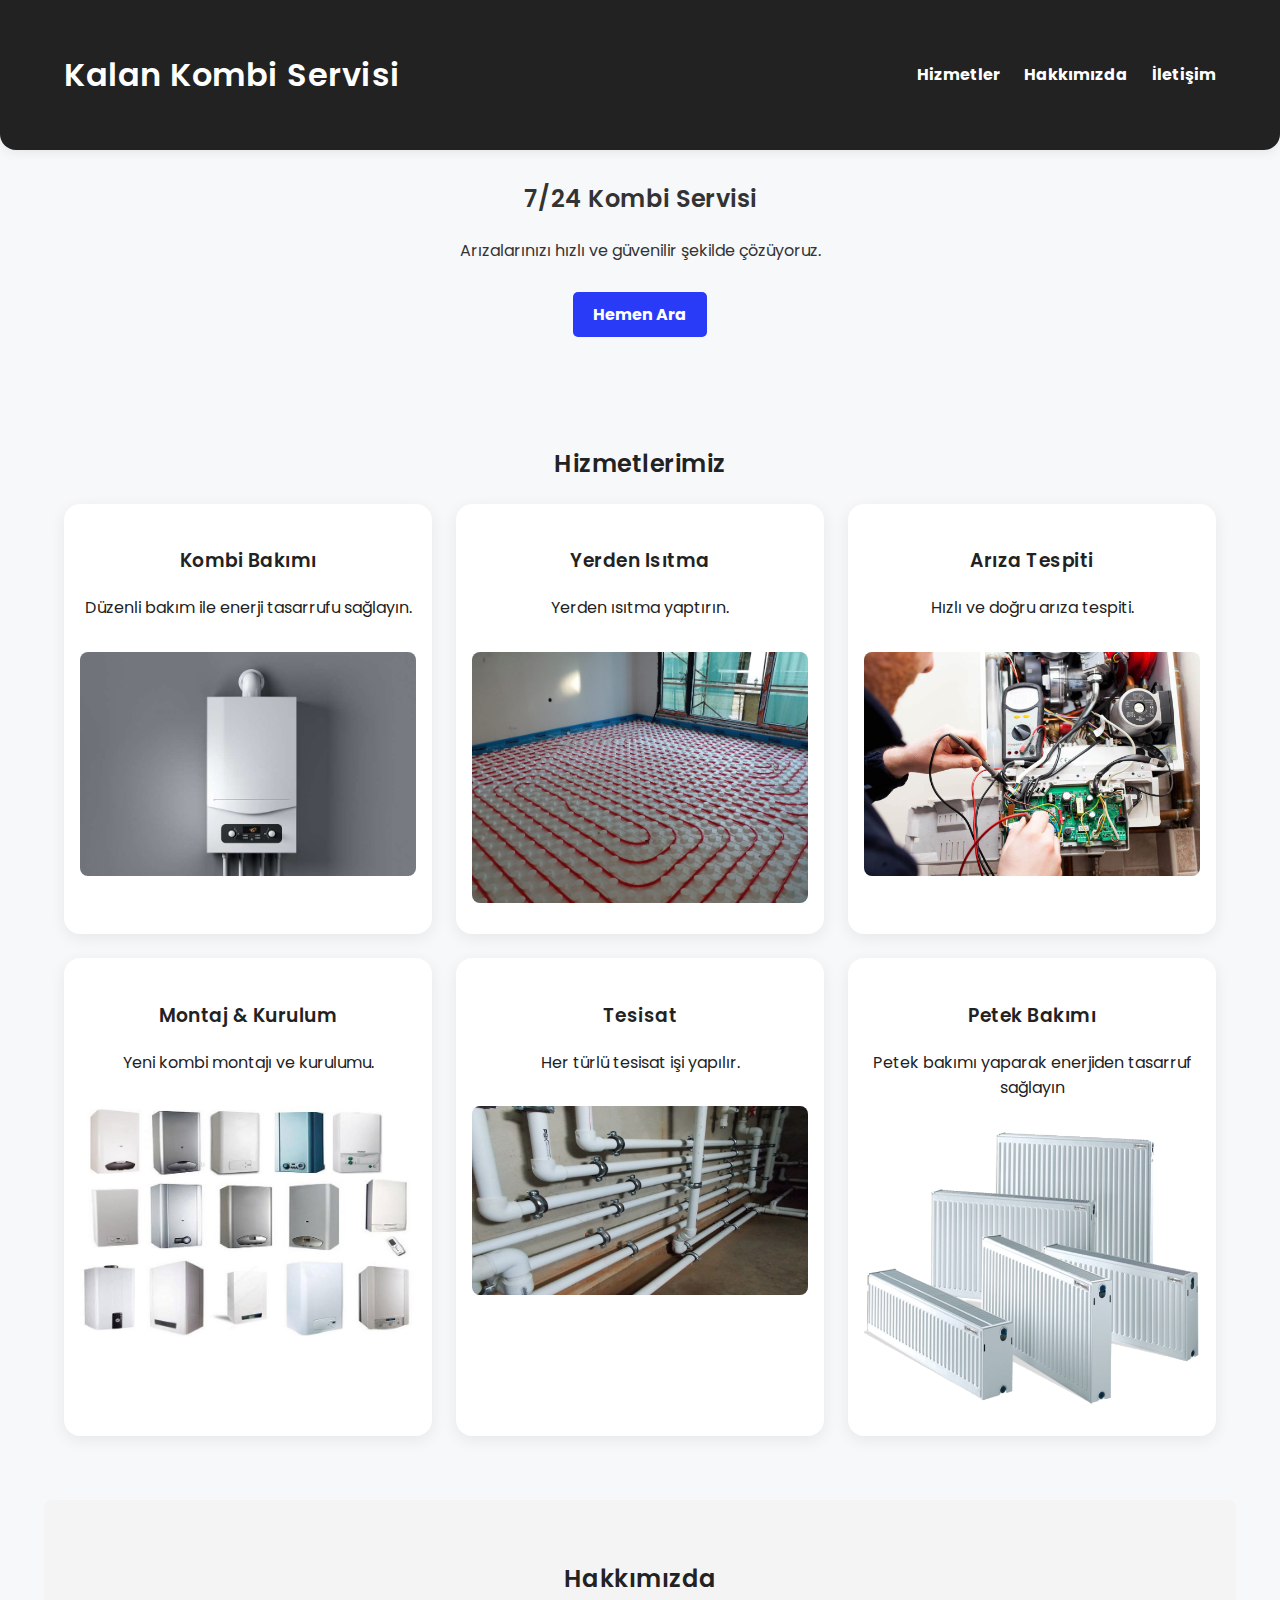
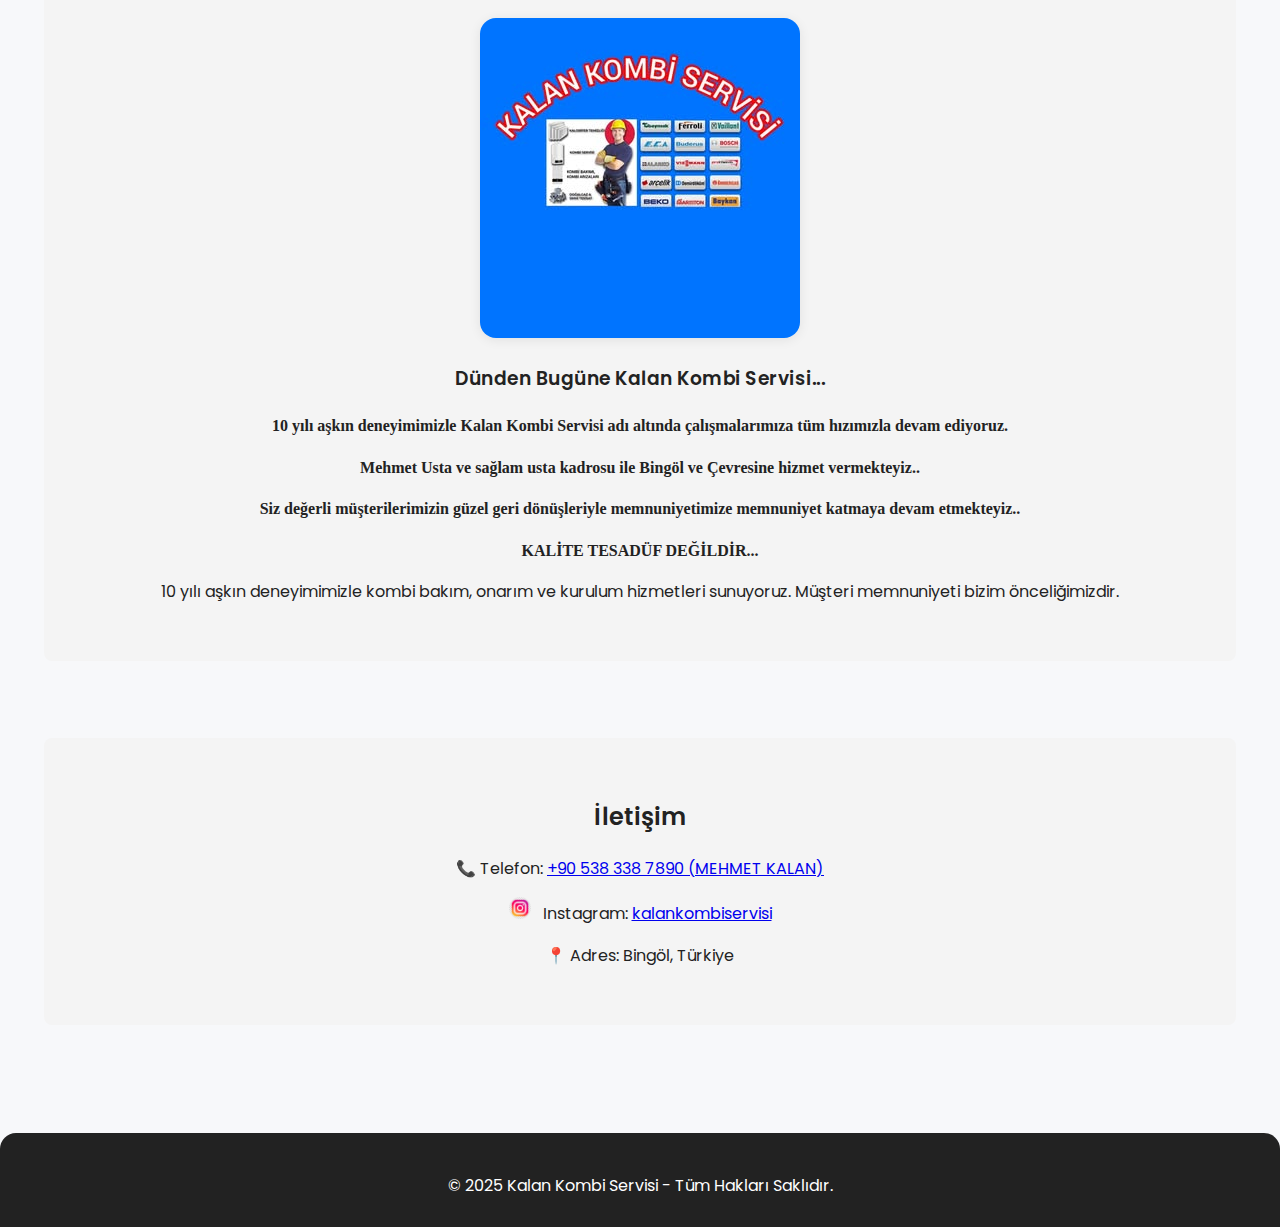
<file: index.html>
<!DOCTYPE html>
<html lang="tr">
<head>
  <meta name="google-site-verification" content="46SLwcFqSA3g5-K7Hv6ejazGjYN9tqOySEv1-VNK-Oc" />
  <meta charset="UTF-8">
  <meta name="viewport" content="width=device-width, initial-scale=1.0">
   <meta name="viewport" content="width=device-width, initial-scale=1.0">
  <title>Kalan Kombi Servisi - Profesyonel Kombi Tamir ve Bakım</title>
  <meta name="description" content="Kalan Kombi Servisi olarak profesyonel kombi bakım, onarım ve tamir hizmetleri sunuyoruz. Hızlı servis ve uygun fiyat garantisiyle.">
  <meta name="keywords" content="kombi servisi, kombi tamiri, kombi bakımı, kombi arıza, kombi teknik servis, kalankombi">
  <meta name="author" content="Kalan Kombi Servisi">
  <title>Kalan Kombi Servisi</title>
  <link rel="stylesheet" href="style.css">
  <link href="https://fonts.googleapis.com/css2?family=Poppins:wght@400;600&display=swap" rel="stylesheet">
    
</head>
<body>
  <!-- Üst Menü -->
  <header>
    <div class="container header-container">
      <h1  >Kalan Kombi Servisi</h1>
      <button class="menu-toggle" aria-label="Menüyü Aç/Kapat">&#9776;</button>
      <nav>
        <a href="#hizmetler">Hizmetler</a>
        <a href="#hakkimizda">Hakkımızda</a>
        <a href="#iletisim">İletişim</a>
      </nav>
    </div>
  </header>

  <!-- Ana Banner -->
  <section class="hero">
    <div class="hero-text">
      <h2>7/24 Kombi Servisi</h2>
      <p>Arızalarınızı hızlı ve güvenilir şekilde çözüyoruz.</p>
      <a href="#iletisim" class="btn">Hemen Ara</a>
    </div>
  </section>

  <!-- Hizmetler -->
  <section id="hizmetler" class="services container">
    <h2 style="text-align: center;">Hizmetlerimiz</h2>
    <div class="cards-row">
      <div class="card">
        <h3>Kombi Bakımı</h3>
        <p>Düzenli bakım ile enerji tasarrufu sağlayın.</p>
        <img src="kombi.jpg" class="img-fluid" alt="Kombi Bakımı">
      </div>
      <div class="card">
        <h3>Yerden Isıtma</h3>
        <p>Yerden ısıtma yaptırın.</p>
        <img src="yerden ısıtma.jpg" class="img-fluid" alt="Yerden Isıtma">
      </div>
      <div class="card">
        <h3>Arıza Tespiti</h3>
        <p>Hızlı ve doğru arıza tespiti.</p>
        <img src="kombiarıza.jpg" class="img-fluid" alt="Arıza Tespiti">
      </div>
    </div>
    <div class="cards-row">
      <div class="card">
        <h3>Montaj & Kurulum</h3>
        <p>Yeni kombi montajı ve kurulumu.</p>
        <img src="kombi2.jpg" class="img-fluid" alt="Montaj & Kurulum">
      </div>
      <div class="card">
        <h3>Tesisat</h3>
        <p>Her türlü tesisat işi yapılır.</p>
        <img src="tesisat.jpg" class="img-fluid" alt="Tesisat">
      </div>
       <div class="card">
        <h3>Petek Bakımı</h3>
        <p>Petek bakımı yaparak enerjiden tasarruf sağlayın</p>
        <img src="petek.jpg" class="img-fluid" alt="Tesisat">
      </div>
    </div>
  </section>

  <!-- Hakkımızda -->
  <section id="hakkimizda" class="about container">
    <h2>Hakkımızda</h2>
     <div class="row blog" data-aos="fade-up">

                                    <div class="col-lg-6">
                        <img src="395579279_310122028398918_6397246690190039972_n.jpg" class="img-fluid"
                             alt="Hakkımızda">
                    </div>
                    
                <div class="col-lg-6 pt-4 pt-lg-0 content entry-content">
                                            <h3>Dünden Bugüne Kalan Kombi Servisi...</h3>
                    
                    <p class="fst-italic">
                        <p><span style="font-size:16px"><span style="font-family:Times New Roman,Times,serif"><strong>10 yılı aşkın deneyimimizle Kalan Kombi Servisi adı altında çalışmalarımıza tüm hızımızla devam ediyoruz.</strong></span></span></p>

<p><span style="font-size:16px"><span style="font-family:Times New Roman,Times,serif"><strong>Mehmet Usta ve sağlam usta kadrosu ile Bingöl ve Çevresine hizmet vermekteyiz..</strong></span></span></p>

<p><span style="font-size:16px"><span style="font-family:Times New Roman,Times,serif"><strong>Siz değerli müşterilerimizin güzel geri dönüşleriyle memnuniyetimize memnuniyet katmaya devam etmekteyiz..</strong></span></span></p>

<p style="text-align:center"><span style="font-size:16px"><span style="font-family:Times New Roman,Times,serif"><strong>KALİTE TESADÜF DEĞİLDİR...</strong></span></span></p>                    </p>

                </div>


            </div>

    <p>10 yılı aşkın deneyimimizle kombi bakım, onarım ve kurulum hizmetleri sunuyoruz. 
       Müşteri memnuniyeti bizim önceliğimizdir.</p>
  </section>
<br><br><br>
  <!-- İletişim -->
  <section id="iletisim" class="contact container">
    <h2>İletişim</h2>
    <p>📞 Telefon: <a href="tel:+905383387890">+90 538 338 7890 (MEHMET KALAN) </a></p>
    <p><img src="instagram-vector-logo-icon-social-media-logotype_901408-392.jpg" class="img-fluid" style="width: 22px; margin-right: 8px;;">      Instagram:  <a href=" https://instagram.com/kalankombiservisi" >kalankombiservisi</a></p>
    <p>📍 Adres: Bingöl, Türkiye</p>
  </section>
    <br><br><br>
  <!-- Footer -->
  <footer>
    <p>© 2025 Kalan Kombi Servisi - Tüm Hakları Saklıdır.</p>
  </footer>
  <script>
  const menuToggle = document.querySelector('.menu-toggle');
  const nav = document.querySelector('nav');
  menuToggle.addEventListener('click', (e) => {
    e.stopPropagation();
    nav.classList.toggle('active');
  });

  // Menü açıkken menü dışına tıklanınca menüyü kapat
  document.addEventListener('click', (e) => {
    if (nav.classList.contains('active') && !nav.contains(e.target) && e.target !== menuToggle) {
      nav.classList.remove('active');
    }
  });

  // Menüdeki linklere tıklanınca menüyü kapat
  nav.querySelectorAll('a').forEach(link => {
    link.addEventListener('click', () => {
      nav.classList.remove('active');
    });
  });
</script>
</body>
</html>
</file>
<file: style.css>
body {
  font-family: Arial, sans-serif;
  margin: 0;
  line-height: 1.6;
  color: #333;
}

header {
  background: #333;
  color: #fff;
  padding: 5px 0;
}

header .container {
  display: flex;
  justify-content: space-between;
  align-items: center;
  width: 90%;
  margin: auto;
  height: 60px;
}

header nav a {
  color: #fff;
  margin-left: 20px;
  text-decoration: none;
  font-weight: bold;
}

.hero {
  
  color: #333;
  text-align: center;
  padding: 10px 20px 0px 20px;
}

.hero .btn {
  background: #2a3bf7;
  color: white;
  padding: 10px 20px;
  text-decoration: none;
  font-weight: bold;
  border-radius: 5px;
}

.container {
  width: 90%;
  margin: auto;
  padding: 40px 0;
}

.services .cards {
  display: flex;
  gap: 20px;
  margin-top: 20px;
}

.card {
  flex: 1;
  background: #f4f4f4;
  padding: 20px;
  border-radius: 8px;
  text-align: center;
}

.card img {
  max-width: 100%;
  height: auto;
  border-radius: 8px;
  margin-top: 15px;
}   

footer {
  background: #333;
  color: white;
  text-align: center;
  padding: 15px 0;
}

#hakkimizda {
  background: #f4f4f4;
  padding: 40px 20px;
  text-align: center;
   border-radius: 8px;
}
#iletisim {
  background: #f4f4f4;
  padding: 40px 20px;
  text-align: center;
   border-radius: 8px;
}

.menu-toggle{
    padding-top: 12px;
}

    body {
    font-family: 'Poppins', Arial, sans-serif;
    background: #f7f8fa;
    color: #222;
  }
  h1, h2, h3 {
    font-weight: 600;
    letter-spacing: 0.5px;
  }
    /* 3 üstte, 2 altta kart dizilimi için */
.cards-row {
  display: flex;
  justify-content: center;
  gap: 24px; /* Kartlar arası boşluk */
  margin-bottom: 24px;
}
.card {
  background: #fff;
  border-radius: 16px;
  box-shadow: 0 4px 16px rgba(0,0,0,0.07);
  transition: transform 0.2s, box-shadow 0.2s;
  padding: 24px 16px;
  text-align: center;
}

/* Menü toggle butonu başlangıçta gizli */
.menu-toggle {
  display: none;
  font-size: 2rem;
  background: none;
  border: none;
  cursor: pointer;
  margin-left: auto;
  color: #fff; /* <-- Rengi beyaz yapıldı */
}

/* Header arka planı koyu ise buton görünür olur */
header {
  background: #222;
  color: #fff;
  box-shadow: 0 2px 12px rgba(0,0,0,0.08);
  border-radius: 0 0 16px 16px;
}

.header-container {
  display: flex;
  align-items: center;
  justify-content: space-between;
  position: relative;
}

/* Mobilde menü */
@media (max-width: 768px) {
  .menu-toggle {
    display: block;
    position: absolute;
    right: 16px;
    top: 50%;
    transform: translateY(-50%);
    z-index: 10001;
    color: #fff; /* Mobilde de beyaz */
  }
  nav {
    display: none;
    flex-direction: column;
    width: 100vw;
    background: #fff;
    position: absolute;
    top: 60px;
    left: 0;
    z-index: 9999;
    box-shadow: 0 2px 8px rgba(0,0,0,0.1);
    padding: 16px 0;
    border-radius: 0 0 16px 16px;
  }
  nav.active {
    display: flex;
  }
  nav a {
    padding: 16px 24px;
    font-size: 1.2rem;
    border-bottom: 1px solid #eee;
    color: #222 !important;      /* <-- Renk zorunlu kılındı */
    background: #fff !important; /* <-- Arka plan zorunlu kılındı */
    text-align: left;
    text-decoration: none;
    display: block;
  }
  nav a:last-child {
    border-bottom: none;
  }
  .header-container {
    flex-direction: row;
    align-items: center;
    gap: 0;
  }
  .cards-row {
    flex-direction: column;
    gap: 16px;
    align-items: center;
  }
  .card {
    max-width: 95%;
    min-width: unset;
  }
  .container {
    padding-left: 8px;
    padding-right: 8px;
  }
  header .header-container {
    flex-direction: column;
    align-items: flex-start;
    gap: 8px;
  }
  .hero-text h2 {
    font-size: 1.5rem;
  }
}
.btn {
  background: #007bff;
  color: #fff;
  padding: 12px 32px;
  border-radius: 24px;
  border: none;
  font-weight: 600;
  transition: background 0.2s;
  text-decoration: none;
  display: inline-block;
  margin-top: 12px;
}
.btn:hover {
  background: #0056b3;
}
section {
  margin-bottom: 48px;
  padding: 32px 0;
}
.about .row {
  align-items: center;
}
.about img {
  border-radius: 16px;
  box-shadow: 0 2px 12px rgba(0,0,0,0.08);
}
footer {
  background: #222;
  color: #fff;
  text-align: center;
  padding: 24px 0 12px 0;
  border-radius: 16px 16px 0 0;
  font-size: 1rem;
  margin-top: 32px;
}
.img-fluid {
  max-width: 100%;
  height: auto;
  border-radius: 12px;
}
</file>
